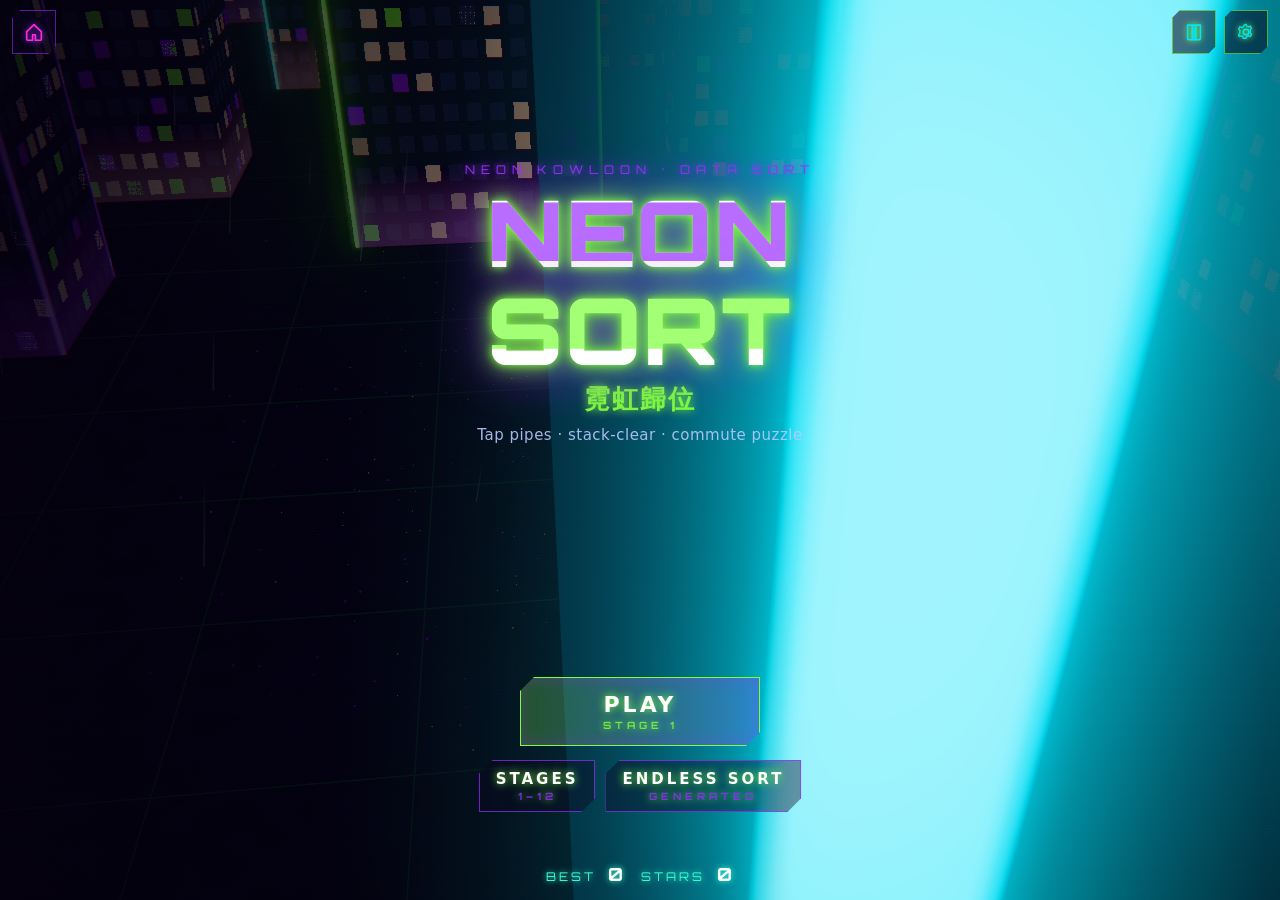
<file: index.html>
<!DOCTYPE html>
<html lang="zh-Hant-HK">
<head>
<meta charset="utf-8">
<meta name="viewport" content="width=device-width, initial-scale=1, maximum-scale=1, user-scalable=no, viewport-fit=cover">
<meta name="robots" content="noindex,nofollow">
<meta name="googlebot" content="noindex,nofollow">
<meta name="theme-color" content="#05010f">
<meta name="description" content="霓虹歸位 NEON SORT — 3D 賽博朋克分類／堆疊混合休閒解謎。3D cyberpunk sort / stack hybrid-casual puzzle.">
<title data-i18n="doc.title">NEON SORT</title>
<link rel="icon" href="data:image/svg+xml,%3Csvg xmlns=%22http://www.w3.org/2000/svg%22 viewBox=%220 0 32 32%22%3E%3Crect width=%2232%22 height=%2232%22 fill=%22%2305010f%22/%3E%3Crect x=%226%22 y=%228%22 width=%226%22 height=%2216%22 rx=%221%22 fill=%22none%22 stroke=%22%2300e5ff%22 stroke-width=%222%22/%3E%3Crect x=%2213%22 y=%2212%22 width=%226%22 height=%2212%22 rx=%221%22 fill=%22none%22 stroke=%22%23ff2bd6%22 stroke-width=%222%22/%3E%3Crect x=%2220%22 y=%226%22 width=%226%22 height=%2218%22 rx=%221%22 fill=%22none%22 stroke=%22%23ffe600%22 stroke-width=%222%22/%3E%3C/svg%3E">
<link rel="stylesheet" href="./vendor/cyber-kit/ui/hud.css?v=0.3.17">
<link rel="stylesheet" href="./css/game.css?v=0.3.16b">
<script type="importmap">
{
  "imports": {
    "three": "./vendor/cyber-kit/three/three.module.min.js",
    "three/addons/": "./vendor/cyber-kit/three/addons/",
    "cyber-kit": "./vendor/cyber-kit/kit.js?v=0.3.22",
    "cyber-kit/": "./vendor/cyber-kit/"
  }
}
</script>
</head>
<body class="in-menu">
<canvas id="scene"></canvas>
<div id="fx-flash"></div>
<div id="scanlines"></div>

<div id="hud" class="hidden">
  <div class="hud-panel hud-left">
    <div class="stat"><div class="label" data-i18n="hud.stage"></div><div class="value big" id="hud-stage">1</div></div>
    <div class="stat"><div class="label" data-i18n="hud.moves"></div><div class="value" id="hud-moves">0</div></div>
  </div>
  <div class="hud-panel hud-right">
    <div class="stat"><div class="label" data-i18n="hud.score"></div><div class="value" id="hud-score">0</div></div>
  </div>
  <div class="hud-buttons top">
    <button id="btn-mute" class="icon-btn" data-i18n-attr="title:muteTip,aria-label:muteTip">
      <svg class="ico-on" viewBox="0 0 24 24"><path d="M4 9h4l5-4v14l-5-4H4z"/><path d="M16 8.5a5 5 0 0 1 0 7M18.5 6a8.5 8.5 0 0 1 0 12" fill="none" stroke-width="2"/></svg>
      <svg class="ico-off" viewBox="0 0 24 24"><path d="M4 9h4l5-4v14l-5-4H4z"/><path d="M16 9l6 6M22 9l-6 6" fill="none" stroke-width="2"/></svg>
    </button>
    <button id="btn-pause" class="icon-btn" data-i18n-attr="title:pauseTip,aria-label:pauseTip"><svg viewBox="0 0 24 24"><rect x="6" y="5" width="4" height="14"/><rect x="14" y="5" width="4" height="14"/></svg></button>
  </div>
  <div class="hud-actions">
    <button class="neon-btn ghost tiny" id="btn-undo" data-no-input><span data-i18n="undo"></span><small>1×</small></button>
    <button class="neon-btn ghost tiny" id="btn-restart-hud" data-no-input><span data-i18n="restart"></span><small data-i18n="restartS"></small></button>
  </div>
  <div id="demo-tag" class="demo-tag hidden" data-i18n="kit.demo"></div>
  <div id="fps" class="fps hidden">-- FPS</div>
</div>

<div id="screen-start" class="screen hero menu-home">
  <div class="menu-top">
    <div class="menu-top-left"><button type="button" class="menu-icon-btn" id="btn-arcade-menu" data-i18n-attr="title:kit.arcadeMenu,aria-label:kit.arcadeMenu"></button></div>
    <div class="menu-top-right"></div>
  </div>
  <div class="menu-body">
    <div class="menu-mid">
      <div class="menu-brand">
        <div class="kicker" data-i18n="kicker"></div>
        <h1 class="title glitch" data-i18n="title">霓虹歸位</h1>
        <div class="title-en" data-i18n="titleEn"></div>
        <p class="tagline" data-i18n="tagline"></p>
        <div id="start-trial" class="trial-note hidden"></div>
      </div>
      <div class="menu-cta">
        <button class="neon-btn" id="btn-play"><span data-i18n="play">開始</span><small data-i18n="playS">STAGE 1</small></button>
        <div class="menu-sec">
          <button class="neon-btn ghost" id="btn-stages"><span data-i18n="stages">揀關卡</span><small data-i18n="stagesS">1–8</small></button>
          <button class="neon-btn ghost" id="btn-endless"><span data-i18n="endless">無盡歸位</span><small data-i18n="endlessS">GENERATED</small></button>
        </div>
      </div>
    </div>
    <div class="menu-meta">
      <div class="hi-line"><span data-i18n="best"></span> <b id="start-best">0</b>　<span data-i18n="stars"></span> <b id="start-stars">0</b></div>
    </div>
  </div>
</div>

<div id="screen-stages" class="screen hidden">
  <div class="panel wide">
    <h2 class="title2" data-i18n="stages">揀關卡</h2>
    <div class="stage-grid" id="stage-grid"></div>
    <button class="neon-btn ghost" id="btn-stages-back"><span data-i18n="menu"></span><small data-i18n="menuS"></small></button>
  </div>
</div>

<div id="screen-pause" class="screen hidden">
  <div class="panel small">
    <h2 class="title2 glitch" data-i18n="paused">已暫停</h2>
    <div class="title-en" data-i18n="pausedS"></div>
    <button class="neon-btn" id="btn-resume"><span data-i18n="resume"></span><small data-i18n="resumeS"></small></button>
    <button class="neon-btn ghost" id="btn-restart"><span data-i18n="restart"></span><small data-i18n="restartS"></small></button>
    <button class="neon-btn ghost" id="btn-quit"><span data-i18n="quit"></span><small data-i18n="quitS"></small></button>
  </div>
</div>

<div id="screen-over" class="screen hidden">
  <div class="panel">
    <h2 class="title2 glitch" data-i18n="over">過關</h2>
    <div class="title-en" data-i18n="overS"></div>
    <div class="hi-line"><span data-i18n="score"></span> <b id="over-score">0</b>　<span data-i18n="best"></span> <b id="over-best">0</b></div>
    <div class="hi-line"><span data-i18n="hud.moves"></span> <b id="over-moves">0</b>　<span id="over-stars">★★★</span></div>
    <p class="tagline" data-i18n="overNote"></p>
    <button class="neon-btn" id="btn-next"><span data-i18n="next"></span><small data-i18n="nextS"></small></button>
    <button class="neon-btn ghost" id="btn-retry"><span data-i18n="retry"></span><small data-i18n="retryS"></small></button>
    <button class="neon-btn ghost" id="btn-menu"><span data-i18n="menu"></span><small data-i18n="menuS"></small></button>
  </div>
</div>

<script type="module" src="./js/main.js?v=0.2.0c"></script>
</body>
</html>
</file>
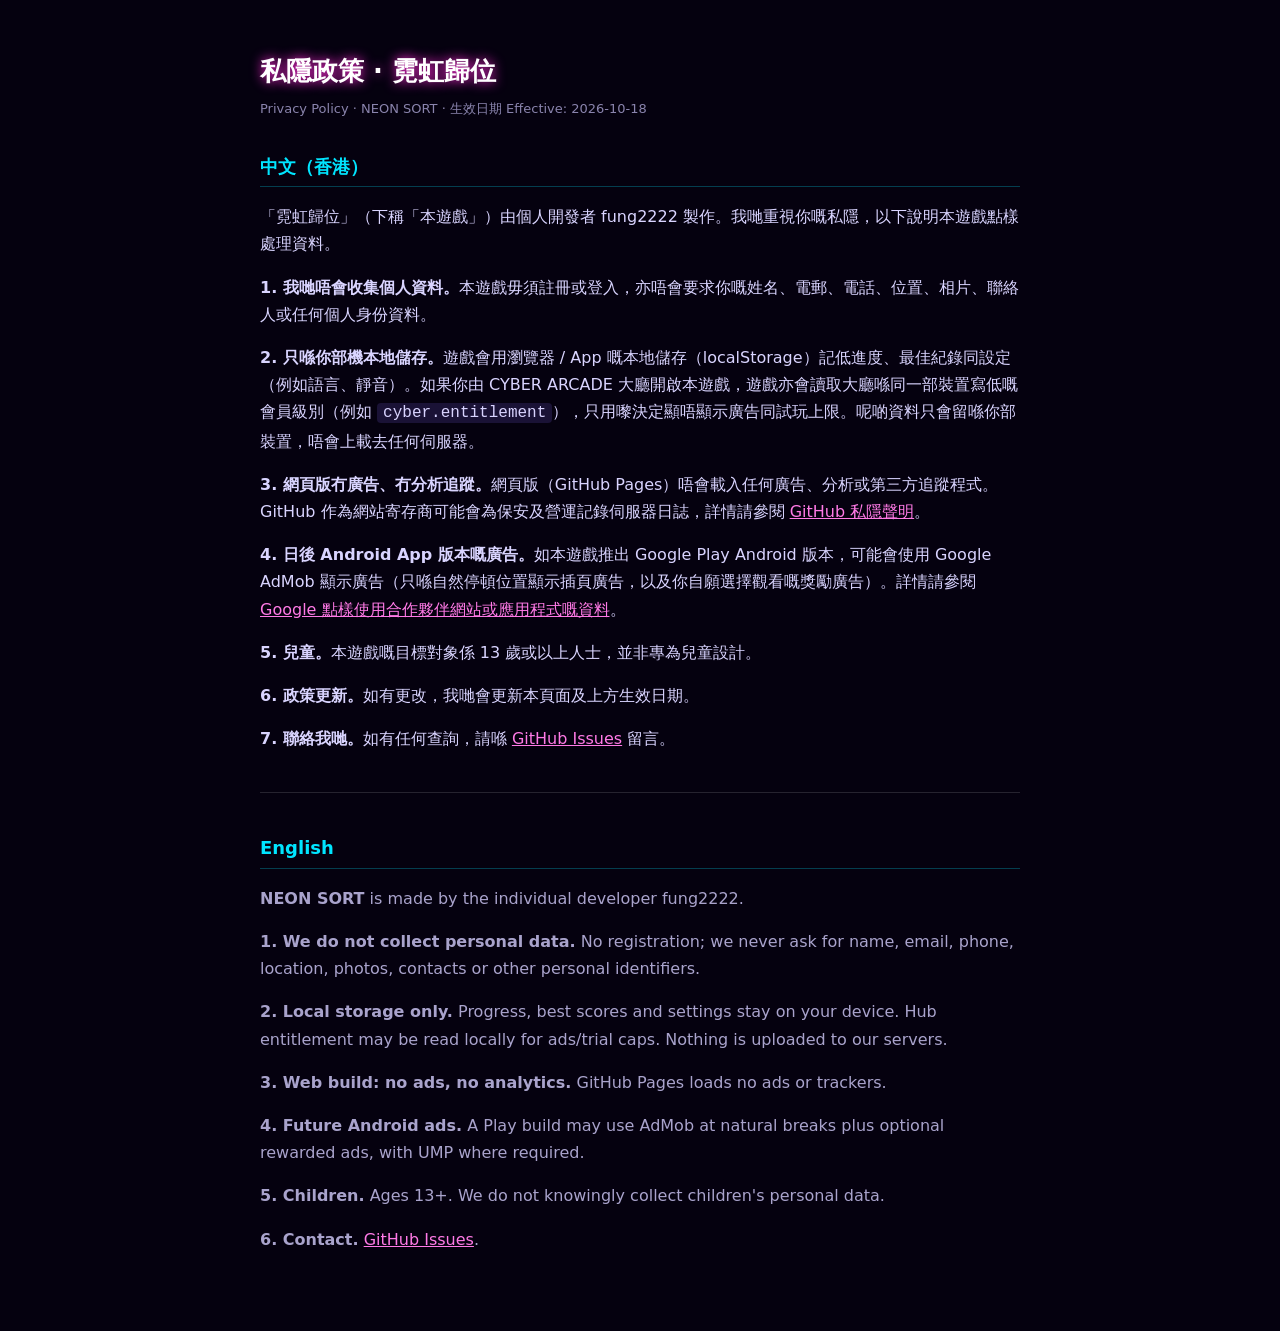
<file: privacy.html>
<!DOCTYPE html>
<html lang="zh-Hant-HK">
<head>
<meta charset="utf-8">
<meta name="viewport" content="width=device-width, initial-scale=1">
<meta name="robots" content="noindex,nofollow">
<meta name="googlebot" content="noindex,nofollow">
<link rel="icon" href="data:,">
<title>私隱政策 Privacy Policy · 霓虹歸位 NEON SORT</title>
<style>
  body { margin: 0; background: #05010f; color: #d9d4ff; font: 16px/1.7 system-ui, -apple-system, "Noto Sans TC", "PingFang HK", sans-serif; }
  main { max-width: 760px; margin: 0 auto; padding: 32px 20px 64px; }
  h1 { color: #fff; font-size: 26px; text-shadow: 0 0 12px #ff2bd6; margin-bottom: 4px; }
  h2 { color: #00e5ff; font-size: 18px; margin-top: 32px; border-bottom: 1px solid #00e5ff44; padding-bottom: 4px; }
  .en { color: #a9a3cc; }
  a { color: #ff7ae6; }
  code { background: #1a1236; padding: 1px 6px; border-radius: 4px; }
  .meta { color: #8a84ad; font-size: 13px; }
  hr { border: 0; border-top: 1px solid #ffffff22; margin: 40px 0; }
</style>
</head>
<body>
<main>
<h1>私隱政策 · 霓虹歸位</h1>
<div class="meta">Privacy Policy · NEON SORT · 生效日期 Effective: 2026-10-18</div>
<h2>中文（香港）</h2>
<p>「霓虹歸位」（下稱「本遊戲」）由個人開發者 fung2222 製作。我哋重視你嘅私隱，以下說明本遊戲點樣處理資料。</p>
<p><b>1. 我哋唔會收集個人資料。</b>本遊戲毋須註冊或登入，亦唔會要求你嘅姓名、電郵、電話、位置、相片、聯絡人或任何個人身份資料。</p>
<p><b>2. 只喺你部機本地儲存。</b>遊戲會用瀏覽器 / App 嘅本地儲存（localStorage）記低進度、最佳紀錄同設定（例如語言、靜音）。如果你由 CYBER ARCADE 大廳開啟本遊戲，遊戲亦會讀取大廳喺同一部裝置寫低嘅會員級別（例如 <code>cyber.entitlement</code>），只用嚟決定顯唔顯示廣告同試玩上限。呢啲資料只會留喺你部裝置，唔會上載去任何伺服器。</p>
<p><b>3. 網頁版冇廣告、冇分析追蹤。</b>網頁版（GitHub Pages）唔會載入任何廣告、分析或第三方追蹤程式。GitHub 作為網站寄存商可能會為保安及營運記錄伺服器日誌，詳情請參閱 <a href="https://docs.github.com/site-policy/privacy-policies/github-general-privacy-statement">GitHub 私隱聲明</a>。</p>
<p><b>4. 日後 Android App 版本嘅廣告。</b>如本遊戲推出 Google Play Android 版本，可能會使用 Google AdMob 顯示廣告（只喺自然停頓位置顯示插頁廣告，以及你自願選擇觀看嘅獎勵廣告）。詳情請參閱 <a href="https://policies.google.com/technologies/partner-sites">Google 點樣使用合作夥伴網站或應用程式嘅資料</a>。</p>
<p><b>5. 兒童。</b>本遊戲嘅目標對象係 13 歲或以上人士，並非專為兒童設計。</p>
<p><b>6. 政策更新。</b>如有更改，我哋會更新本頁面及上方生效日期。</p>
<p><b>7. 聯絡我哋。</b>如有任何查詢，請喺 <a href="https://github.com/fung2222/neon-sort/issues">GitHub Issues</a> 留言。</p>
<hr>
<h2>English</h2>
<div class="en">
<p><b>NEON SORT</b> is made by the individual developer fung2222.</p>
<p><b>1. We do not collect personal data.</b> No registration; we never ask for name, email, phone, location, photos, contacts or other personal identifiers.</p>
<p><b>2. Local storage only.</b> Progress, best scores and settings stay on your device. Hub entitlement may be read locally for ads/trial caps. Nothing is uploaded to our servers.</p>
<p><b>3. Web build: no ads, no analytics.</b> GitHub Pages loads no ads or trackers.</p>
<p><b>4. Future Android ads.</b> A Play build may use AdMob at natural breaks plus optional rewarded ads, with UMP where required.</p>
<p><b>5. Children.</b> Ages 13+. We do not knowingly collect children's personal data.</p>
<p><b>6. Contact.</b> <a href="https://github.com/fung2222/neon-sort/issues">GitHub Issues</a>.</p>
</div>
</main>
</body>
</html>
</file>
<file: vendor/cyber-kit/ui/hud.css>
/* cyber-kit HUD + screens. Neon colours come from CSS vars --c1 --c2 --c3 (ThemeController keeps them in sync). */
@font-face {
  font-family: 'Orbitron';
  src: url('../fonts/Orbitron.woff2') format('woff2');
  font-weight: 400 900;
  font-display: swap;
}
:root {
  --c1: #00f0ff;
  --c2: #ff2bd6;
  --c3: #fff35c;
  --bg: #05010f;
  --font: 'Orbitron', 'Noto Sans TC', 'Noto Sans CJK TC', 'PingFang HK', 'Microsoft JhengHei', 'Heiti TC', system-ui, sans-serif;
  --font-zh: 'Noto Sans TC', 'Noto Sans CJK TC', 'PingFang HK', 'Microsoft JhengHei', 'Heiti TC', system-ui, sans-serif;
}
* { box-sizing: border-box; }
html, body {
  margin: 0; height: 100%; overflow: hidden; background: var(--bg);
  color: #e8f6ff; font-family: var(--font);
  -webkit-user-select: none; user-select: none; -webkit-tap-highlight-color: transparent;
  touch-action: none; overscroll-behavior: none;
}
#scene { position: fixed; inset: 0; width: 100%; height: 100%; display: block; }
.hidden { display: none !important; }

#fx-flash { position: fixed; inset: 0; pointer-events: none; opacity: 0; mix-blend-mode: screen; z-index: 3; }
#scanlines {
  position: fixed; inset: 0; pointer-events: none; z-index: 4; opacity: .18;
  background: repeating-linear-gradient(to bottom, rgba(255,255,255,.04) 0 1px, transparent 1px 3px);
}

/* ---------- HUD ---------- */
#hud { position: fixed; inset: 0; pointer-events: none; z-index: 5; }
.hud-panel {
  position: absolute; top: max(16px, env(safe-area-inset-top)); display: flex; gap: 22px;
  padding: 12px 18px 12px 18px;
  background: linear-gradient(135deg, rgba(10,4,30,.62), rgba(10,4,30,.28));
  border: 1px solid color-mix(in srgb, var(--c1) 55%, transparent);
  box-shadow: 0 0 18px color-mix(in srgb, var(--c1) 30%, transparent), inset 0 0 22px color-mix(in srgb, var(--c1) 10%, transparent);
  backdrop-filter: blur(4px);
  clip-path: polygon(0 0, calc(100% - 14px) 0, 100% 14px, 100% 100%, 14px 100%, 0 calc(100% - 14px));
}
.hud-left { left: max(16px, env(safe-area-inset-left)); }
.hud-right { right: max(16px, env(safe-area-inset-right)); border-color: color-mix(in srgb, var(--c2) 55%, transparent);
  box-shadow: 0 0 18px color-mix(in srgb, var(--c2) 30%, transparent), inset 0 0 22px color-mix(in srgb, var(--c2) 10%, transparent);
  clip-path: polygon(14px 0, 100% 0, 100% calc(100% - 14px), calc(100% - 14px) 100%, 0 100%, 0 14px); }
.stat { min-width: 86px; }
.label { font-family: var(--font-zh); font-size: 12px; letter-spacing: 2px; color: color-mix(in srgb, var(--c1) 80%, white); opacity: .9; }
.label span { font-family: 'Orbitron', sans-serif; font-size: 9px; letter-spacing: 2px; opacity: .7; margin-left: 4px; }
.hud-right .label { color: color-mix(in srgb, var(--c2) 75%, white); }
.value { font-size: 22px; font-weight: 700; letter-spacing: 2px; color: #fff; text-shadow: 0 0 6px var(--c1), 0 0 16px var(--c1); font-variant-numeric: tabular-nums; }
.value.big { font-size: 32px; font-weight: 900; }
.hud-right .value { text-shadow: 0 0 6px var(--c2), 0 0 16px var(--c2); }
.value.bump { animation: bump .28s ease-out; }
@keyframes bump { 0% { transform: scale(1.35); filter: brightness(1.8);} 100% { transform: scale(1);} }

.hud-center { position: absolute; top: max(18px, env(safe-area-inset-top)); left: 50%; transform: translateX(-50%); width: min(360px, 40vw); text-align: center; }
.level-progress { padding: 8px 14px 10px; background: rgba(10,4,30,.45); border: 1px solid color-mix(in srgb, var(--c3) 45%, transparent); backdrop-filter: blur(3px);
  clip-path: polygon(10px 0, calc(100% - 10px) 0, 100% 50%, calc(100% - 10px) 100%, 10px 100%, 0 50%); }
.lp-head { display: flex; justify-content: space-between; font-size: 11px; letter-spacing: 2px; margin-bottom: 6px; color: color-mix(in srgb, var(--c3) 85%, white); font-family: var(--font-zh); }
.lp-head em { font-style: normal; font-family: 'Orbitron', sans-serif; font-size: 9px; opacity: .7; margin-left: 4px; }
#hud-progress-text { font-family: 'Orbitron', sans-serif; font-weight: 700; }
.lp-bar { position: relative; height: 8px; background: rgba(255,255,255,.07); overflow: hidden; }
.lp-fill { position: absolute; inset: 0 auto 0 0; width: 0%; background: linear-gradient(90deg, var(--c1), var(--c2)); box-shadow: 0 0 12px var(--c2); transition: width .35s cubic-bezier(.2,.9,.3,1.2); }
.lp-ticks { position: absolute; inset: 0; display: flex; }
.lp-ticks i { flex: 1; border-right: 2px solid rgba(5,1,15,.85); }
.lp-ticks i:last-child { border-right: 0; }
.combo { margin-top: 8px; font-size: 13px; font-weight: 900; letter-spacing: 3px; color: var(--c3); text-shadow: 0 0 8px var(--c3); opacity: 0; transform: scale(.8); transition: opacity .2s, transform .2s; }
.combo.on { opacity: 1; transform: scale(1); }
.combo.pop { animation: comboPop .3s ease-out; }
@keyframes comboPop { 0% { transform: scale(1.5);} 100% { transform: scale(1);} }
.combo-x { opacity: .8; font-size: 10px; }
.combo-bar { width: 120px; height: 3px; margin: 4px auto 0; background: rgba(255,255,255,.1); }
#hud-combo-fill { height: 100%; width: 100%; background: var(--c3); box-shadow: 0 0 8px var(--c3); }

.hud-buttons { position: absolute; right: max(16px, env(safe-area-inset-right)); bottom: max(16px, env(safe-area-inset-bottom)); display: flex; gap: 10px; pointer-events: auto; }
.icon-btn { width: 44px; height: 44px; padding: 10px; background: rgba(10,4,30,.55); border: 1px solid color-mix(in srgb, var(--c1) 60%, transparent); cursor: pointer;
  box-shadow: 0 0 10px color-mix(in srgb, var(--c1) 35%, transparent); transition: transform .1s, box-shadow .2s;
  clip-path: polygon(8px 0, 100% 0, 100% calc(100% - 8px), calc(100% - 8px) 100%, 0 100%, 0 8px); }
.icon-btn:hover { box-shadow: 0 0 18px var(--c1); transform: translateY(-1px); }
.icon-btn svg { width: 100%; height: 100%; fill: var(--c1); stroke: var(--c1); filter: drop-shadow(0 0 3px var(--c1)); }
.icon-btn .ico-off { display: none; }
.icon-btn.muted .ico-on { display: none; }
.icon-btn.muted .ico-off { display: block; }
.icon-btn.muted svg { fill: #ff4d6d; stroke: #ff4d6d; filter: drop-shadow(0 0 3px #ff4d6d); }
.demo-tag { position: absolute; left: 50%; bottom: max(22px, env(safe-area-inset-bottom)); transform: translateX(-50%); font-size: 12px; letter-spacing: 4px; color: var(--c3); text-shadow: 0 0 8px var(--c3); padding: 6px 14px; border: 1px solid color-mix(in srgb, var(--c3) 50%, transparent); background: rgba(10,4,30,.4); animation: blink 1.6s infinite; }
@keyframes blink { 50% { opacity: .45; } }
.fps { position: absolute; left: max(16px, env(safe-area-inset-left)); bottom: max(16px, env(safe-area-inset-bottom)); font-size: 11px; letter-spacing: 2px; color: var(--c1); opacity: .75; }

/* score popups */
#popups { position: fixed; inset: 0; pointer-events: none; z-index: 6; overflow: hidden; }
.popup { position: absolute; transform: translate(-50%, -50%); font-weight: 900; font-size: 22px; color: #fff; letter-spacing: 1px; white-space: nowrap;
  text-shadow: 0 0 6px var(--c3), 0 0 14px var(--c3), 0 0 24px var(--c2); animation: popup 1s ease-out forwards; }
.popup small { font-size: 12px; color: var(--c3); margin-left: 4px; }
@keyframes popup { 0% { opacity: 0; transform: translate(-50%, -30%) scale(.6);} 15% { opacity: 1; transform: translate(-50%, -60%) scale(1.15);} 100% { opacity: 0; transform: translate(-50%, -260%) scale(1);} }

/* banner */
.banner { position: fixed; left: 0; right: 0; top: 34%; text-align: center; z-index: 7; pointer-events: none; }
@keyframes bannerIn { 0% { opacity: 0; transform: scaleX(2.2) scaleY(.2); filter: blur(8px);} 10% { opacity: 1; transform: scale(1); filter: blur(0);} 80% { opacity: 1;} 100% { opacity: 0; transform: translateY(-30px);} }
.banner-sub { font-size: 16px; letter-spacing: 12px; color: var(--c3); text-shadow: 0 0 10px var(--c3); }
.banner-main { position: relative; display: inline-block; font-family: var(--font-zh); font-size: clamp(48px, 9vw, 104px); font-weight: 900; color: #fff; letter-spacing: 8px;
  text-shadow: 0 0 10px var(--c1), 0 0 30px var(--c1), 0 0 60px var(--c2); }
.banner-note { margin-top: 4px; font-family: var(--font-zh); font-size: 16px; letter-spacing: 4px; color: color-mix(in srgb, var(--c1) 70%, white); text-shadow: 0 0 8px var(--c1); }
.banner::before { content: ''; position: absolute; left: 0; right: 0; top: 50%; height: 140px; transform: translateY(-50%); z-index: -1;
  background: linear-gradient(90deg, transparent, rgba(5,1,20,.65) 25%, rgba(5,1,20,.65) 75%, transparent); border-top: 1px solid color-mix(in srgb, var(--c1) 50%, transparent); border-bottom: 1px solid color-mix(in srgb, var(--c2) 50%, transparent); }

/* ---------- Screens ---------- */
.screen { position: fixed; inset: 0; z-index: 10; display: flex; align-items: center; justify-content: center; padding: 20px;
  background: radial-gradient(ellipse at center, rgba(5,1,15,.25) 0%, rgba(5,1,15,.72) 70%, rgba(5,1,15,.9) 100%); }
#screen-start { background: linear-gradient(90deg, rgba(5,1,15,.88) 0%, rgba(5,1,15,.55) 38%, rgba(5,1,15,0) 62%); justify-content: flex-start; padding-left: clamp(20px, 7vw, 120px); }
.panel { position: relative; max-width: 520px; width: 100%; text-align: center; padding: 34px 34px 28px;
  background: linear-gradient(160deg, rgba(14,6,40,.78), rgba(6,2,20,.62)); border: 1px solid color-mix(in srgb, var(--c1) 50%, transparent);
  box-shadow: 0 0 40px color-mix(in srgb, var(--c1) 22%, transparent), inset 0 0 40px color-mix(in srgb, var(--c2) 10%, transparent);
  backdrop-filter: blur(6px);
  clip-path: polygon(0 0, calc(100% - 26px) 0, 100% 26px, 100% 100%, 26px 100%, 0 calc(100% - 26px)); animation: panelIn .5s ease-out; }
#screen-start .panel { text-align: left; background: transparent; border: 0; box-shadow: none; backdrop-filter: none; clip-path: none; padding: 0; }
.panel.small { max-width: 380px; }
@keyframes panelIn { from { opacity: 0; transform: translateY(16px) scale(.98);} to { opacity: 1; transform: none; } }
.kicker { font-size: 12px; letter-spacing: 6px; color: var(--c2); text-shadow: 0 0 8px var(--c2); margin-bottom: 6px; }
.kicker.danger { color: #ff3b5c; text-shadow: 0 0 10px #ff3b5c; }
.title { position: relative; margin: 0; font-family: var(--font-zh); font-weight: 900; font-size: clamp(64px, 11vw, 132px); line-height: 1.02; letter-spacing: 10px; color: #fff;
  text-shadow: 0 0 8px var(--c1), 0 0 24px var(--c1), 0 0 60px var(--c2); }
.title2 { position: relative; margin: 0; font-family: var(--font-zh); font-weight: 900; font-size: clamp(44px, 8vw, 72px); letter-spacing: 8px; color: #fff; text-shadow: 0 0 8px var(--c1), 0 0 24px var(--c1), 0 0 50px var(--c2); }
.title2.danger { text-shadow: 0 0 8px #ff3b5c, 0 0 24px #ff3b5c, 0 0 50px #ff00aa; }
.title-en { font-size: clamp(16px, 2.4vw, 26px); font-weight: 900; letter-spacing: 14px; color: var(--c1); text-shadow: 0 0 10px var(--c1); margin: 4px 0 14px; }
.tagline { font-family: var(--font-zh); font-size: 15px; line-height: 1.7; color: #b9c8ff; max-width: 420px; margin: 0 0 22px; opacity: .9; }
.glitch::before, .glitch::after { content: attr(data-text); position: absolute; left: 0; top: 0; width: 100%; height: 100%; pointer-events: none; text-shadow: none; }
#screen-start .glitch::before, #screen-start .glitch::after { width: auto; }
.glitch::before { color: var(--c2); opacity: .7; animation: glitchA 3.2s infinite steps(1); clip-path: inset(10% 0 60% 0); }
.glitch::after { color: var(--c1); opacity: .7; animation: glitchB 2.7s infinite steps(1); clip-path: inset(55% 0 15% 0); }
@keyframes glitchA { 0%, 88%, 100% { transform: none; opacity: 0;} 89% { transform: translate(-6px, -2px); opacity: .8;} 92% { transform: translate(5px, 1px); clip-path: inset(30% 0 40% 0);} 95% { transform: translate(-3px, 0); opacity: .6; } }
@keyframes glitchB { 0%, 82%, 100% { transform: none; opacity: 0;} 83% { transform: translate(6px, 2px); opacity: .8;} 86% { transform: translate(-4px, -1px); clip-path: inset(70% 0 5% 0);} 90% { transform: translate(2px, 0); opacity: .6;} }

.neon-btn { display: flex; flex-direction: column; align-items: center; gap: 2px; min-width: 240px; margin: 10px auto 0; padding: 14px 28px; cursor: pointer; pointer-events: auto;
  font-family: var(--font-zh); font-size: 22px; font-weight: 900; letter-spacing: 6px; color: #fff;
  background: linear-gradient(90deg, color-mix(in srgb, var(--c1) 26%, transparent), color-mix(in srgb, var(--c2) 26%, transparent));
  border: 1px solid var(--c1); box-shadow: 0 0 16px color-mix(in srgb, var(--c1) 60%, transparent), inset 0 0 16px color-mix(in srgb, var(--c2) 30%, transparent);
  text-shadow: 0 0 8px var(--c1); transition: transform .12s, box-shadow .2s, filter .2s;
  clip-path: polygon(14px 0, 100% 0, 100% calc(100% - 14px), calc(100% - 14px) 100%, 0 100%, 0 14px); }
#screen-start .neon-btn { margin: 0; }
.neon-btn small { font-family: 'Orbitron', sans-serif; font-size: 10px; letter-spacing: 4px; color: var(--c1); opacity: .85; font-weight: 700; }
.neon-btn:hover, .neon-btn:focus-visible { transform: translateY(-2px); filter: brightness(1.25); box-shadow: 0 0 30px var(--c1), inset 0 0 22px color-mix(in srgb, var(--c2) 45%, transparent); outline: none; }
.neon-btn:active { transform: translateY(1px) scale(.98); }
.neon-btn.ghost { background: rgba(10,4,30,.4); border-color: color-mix(in srgb, var(--c2) 70%, transparent); box-shadow: 0 0 10px color-mix(in srgb, var(--c2) 35%, transparent); font-size: 17px; padding: 10px 24px; }
.neon-btn.ghost small { color: var(--c2); }
.neon-btn.ck-glow-btn { min-width: 200px; font-size: 14px; padding: 8px 20px; letter-spacing: .14em; }
#screen-start .neon-btn { animation: pulseBtn 2.2s ease-in-out infinite; }
@keyframes pulseBtn { 50% { box-shadow: 0 0 34px var(--c1), inset 0 0 24px color-mix(in srgb, var(--c2) 45%, transparent); } }
.controls { margin-top: 24px; font-family: var(--font-zh); font-size: 13px; line-height: 2.1; color: #aab8e8; }
kbd { display: inline-block; min-width: 24px; padding: 1px 6px; margin: 0 2px; font-family: 'Orbitron', sans-serif; font-size: 11px; text-align: center; color: var(--c1);
  border: 1px solid color-mix(in srgb, var(--c1) 55%, transparent); background: rgba(0,240,255,.06); box-shadow: 0 0 6px color-mix(in srgb, var(--c1) 30%, transparent); border-radius: 3px; }
.touch-hint { opacity: .75; }
.hi-line { margin-top: 14px; font-size: 12px; letter-spacing: 3px; color: var(--c3); text-shadow: 0 0 6px var(--c3); }
.hi-line b { font-size: 18px; margin-left: 6px; color: #fff; }
.newrecord { display: inline-block; margin: 0 0 12px; padding: 4px 14px; font-family: var(--font-zh); font-weight: 900; letter-spacing: 4px; color: #1a0a00; background: var(--c3); box-shadow: 0 0 20px var(--c3); animation: blink .8s infinite; }
.results { display: grid; grid-template-columns: 1fr 1fr; gap: 10px; margin: 8px 0 12px; }
.results div { padding: 10px 6px; background: rgba(255,255,255,.04); border: 1px solid color-mix(in srgb, var(--c1) 30%, transparent); }
.results span { display: block; font-family: var(--font-zh); font-size: 12px; letter-spacing: 3px; color: #9fb0e0; }
.results b { font-size: 26px; color: #fff; text-shadow: 0 0 10px var(--c1); font-variant-numeric: tabular-nums; }
.death-reason { font-family: var(--font-zh); font-size: 13px; letter-spacing: 3px; color: #ff6b85; margin-bottom: 8px; }

.loading { position: fixed; inset: 0; z-index: 20; display: flex; align-items: center; justify-content: center; background: var(--bg); transition: opacity .6s; }
.loading.done { opacity: 0; pointer-events: none; }
.ld-text { font-size: 14px; letter-spacing: 6px; color: var(--c1); text-shadow: 0 0 10px var(--c1); animation: blink 1s infinite; }
.err { position: fixed; left: 50%; top: 50%; transform: translate(-50%,-50%); z-index: 30; max-width: 90vw; padding: 20px; font-family: var(--font-zh); background: #200010; border: 1px solid #ff3b5c; color: #ffd0da; }

@media (max-width: 760px) {
  .hud-panel { gap: 12px; padding: 8px 12px; top: max(10px, env(safe-area-inset-top)); }
  .hud-left { left: 8px; } .hud-right { right: 8px; }
  .stat { min-width: 58px; }
  .value { font-size: 16px; } .value.big { font-size: 22px; }
  .label { font-size: 10px; letter-spacing: 1px; } .label span { display: none; }
  .hud-center { top: auto; bottom: max(70px, calc(env(safe-area-inset-bottom) + 64px)); width: 70vw; }
  #screen-start { justify-content: center; padding-left: 20px; background: radial-gradient(ellipse at center, rgba(5,1,15,.45), rgba(5,1,15,.85)); }
  #screen-start .panel { text-align: center; }
  #screen-start .neon-btn { margin: 0 auto; }
  .tagline { margin: 0 auto 18px; }
  .controls { font-size: 12px; }
  .demo-tag { bottom: auto; top: calc(max(10px, env(safe-area-inset-top)) + 72px); font-size: 10px; letter-spacing: 3px; padding: 4px 10px; }
}

/* ---------- cyber-kit additions ---------- */
.ck-toast { position: fixed; left: 50%; bottom: calc(max(24px, env(safe-area-inset-bottom)) + 70px); transform: translate(-50%, 10px); z-index: 25; pointer-events: none;
  padding: 10px 18px; font-family: var(--font-zh); font-size: 14px; letter-spacing: 2px; color: #fff; white-space: nowrap;
  background: rgba(10,4,30,.85); border: 1px solid color-mix(in srgb, var(--c1) 60%, transparent); box-shadow: 0 0 18px color-mix(in srgb, var(--c1) 35%, transparent);
  clip-path: polygon(10px 0, 100% 0, 100% calc(100% - 10px), calc(100% - 10px) 100%, 0 100%, 0 10px); opacity: 0; transition: opacity .25s, transform .25s; }
.ck-toast.in { opacity: 1; transform: translate(-50%, 0); }
.ck-toast.out { opacity: 0; transform: translate(-50%, -8px); }
.ck-modal { z-index: 30; background: rgba(5,1,15,.72); }
.ck-modal .tagline { margin: 6px auto 16px; }
.ck-adsim { position: fixed; inset: 0; z-index: 100; display: flex; flex-direction: column; align-items: center; justify-content: center; gap: 14px;
  background: repeating-linear-gradient(45deg, #111 0 20px, #161616 20px 40px); color: #ddd; font-family: var(--font-zh); letter-spacing: 3px; text-align: center; }
.ck-adsim b { font-family: 'Orbitron', sans-serif; font-size: 42px; color: #fff; }
.ck-adsim small { opacity: .6; font-size: 12px; }
.ck-err { position: fixed; left: 50%; top: 50%; transform: translate(-50%,-50%); z-index: 30; max-width: 90vw; padding: 20px; font-family: var(--font-zh); background: #200010; border: 1px solid #ff3b5c; color: #ffd0da; }
.screen.hero { background: linear-gradient(90deg, rgba(5,1,15,.88) 0%, rgba(5,1,15,.55) 38%, rgba(5,1,15,0) 62%); justify-content: flex-start; padding-left: clamp(20px, 7vw, 120px); }
.screen.hero .panel { text-align: left; background: transparent; border: 0; box-shadow: none; backdrop-filter: none; clip-path: none; padding: 0; }
.screen.hero .neon-btn { margin: 0; animation: pulseBtn 2.2s ease-in-out infinite; }
.link-row { margin-top: 14px; font-family: var(--font-zh); font-size: 12px; letter-spacing: 2px; }
.link-row a { color: color-mix(in srgb, var(--c1) 70%, white); text-decoration: none; opacity: .75; pointer-events: auto; }
.link-row a:hover { opacity: 1; text-decoration: underline; }
@media (max-width: 760px) {
  .screen.hero { justify-content: center; padding-left: 20px; background: radial-gradient(ellipse at center, rgba(5,1,15,.45), rgba(5,1,15,.85)); }
  .screen.hero .panel { text-align: center; }
  .screen.hero .neon-btn { margin: 0 auto; }
}

/* ---- v0.2.0: language toggle + English-mode typography ---- */
.lang-btn { min-width: 44px; height: 44px; padding: 0 10px; background: rgba(10,4,30,.55); border: 1px solid color-mix(in srgb, var(--c1) 60%, transparent); color: #fff; cursor: pointer; pointer-events: auto;
  font-family: var(--font-zh), 'Orbitron', sans-serif; font-weight: 700; font-size: 15px; letter-spacing: 1px; text-shadow: 0 0 6px var(--c1); clip-path: polygon(6px 0, 100% 0, 100% calc(100% - 6px), calc(100% - 6px) 100%, 0 100%, 0 6px); }
.lang-btn:hover, .lang-btn:focus-visible { filter: brightness(1.3); outline: none; box-shadow: inset 0 0 12px var(--c1); }
.lang-corner { position: fixed; top: max(14px, env(safe-area-inset-top)); right: max(14px, env(safe-area-inset-right)); z-index: 30; }
html[data-lang="en"] .title, html[data-lang="en"] .title2, html[data-lang="en"] .banner-main { letter-spacing: 3px; font-family: 'Orbitron', var(--font-zh), sans-serif; }
html[data-lang="en"] .neon-btn span { letter-spacing: 3px; }
html[data-lang="en"] .label, html[data-lang="en"] .tagline, html[data-lang="en"] .controls { letter-spacing: .5px; }

/* ---- v0.3.9: unified home menu layout ----
   Top-left: house (hub). Top-right: book + gear (privacy/lang folded into sheets).
   Brand mid-high + CTA mid-low via flex stack (fixed gap, no overlap). Meta: bottom. */
.menu-home {
  display: flex; /* no !important — must yield to .hidden */
  flex-direction: column;
  align-items: stretch;
  justify-content: stretch !important;
  padding: 0 !important;
  padding-left: 0 !important;
  gap: 0;
  overflow-x: hidden;
  overflow-y: auto;
  overscroll-behavior: contain;
  -webkit-overflow-scrolling: touch;
  touch-action: manipulation; /* taps on Start must fire; pan-y was swallowing clicks */
  /* keep .screen { position:fixed; inset:0 } — do NOT set relative (collapses height) */
}
/* Dismiss start/home: must win over .menu-home { display:flex } */
.hidden,
.menu-home.hidden,
#screen-start.hidden,
.screen.menu-home.hidden,
.screen.hidden {
  display: none !important;
  pointer-events: none !important;
  visibility: hidden !important;
}
.menu-top {
  position: absolute;
  top: 0; left: 0; right: 0;
  flex: 0 0 auto;
  display: flex;
  flex-wrap: nowrap;
  align-items: flex-start;
  justify-content: space-between;
  gap: 10px;
  width: 100%;
  padding: max(12px, env(safe-area-inset-top)) max(14px, env(safe-area-inset-right)) 8px max(14px, env(safe-area-inset-left));
  pointer-events: none;
  z-index: 3;
  box-sizing: border-box;
}
.menu-top-left, .menu-top-right {
  display: flex;
  flex-wrap: wrap;
  align-items: center;
  gap: 8px;
  pointer-events: auto;
}
/* Arcade Menu stays top-left — never full-width / reordered to centre */
.menu-top-left {
  flex: 0 1 auto;
  justify-content: flex-start;
  max-width: min(70vw, 420px);
  order: 0 !important;
  width: auto !important;
}
.menu-top-right {
  flex: 0 0 auto;
  justify-content: flex-end;
  margin-left: auto;
  order: 0 !important;
  max-width: none;
}
.menu-top .neon-btn {
  margin: 0 !important;
  min-width: 0;
  animation: none !important;
  font-size: 13px;
  padding: 8px 14px;
  letter-spacing: 3px;
}
.menu-top .neon-btn small { font-size: 8px; letter-spacing: 2px; }
.menu-privacy {
  font-family: var(--font-zh);
  font-size: 12px;
  letter-spacing: 2px;
  color: color-mix(in srgb, var(--c1) 70%, white);
  text-decoration: none;
  opacity: .75;
  pointer-events: auto;
  padding: 8px 4px;
}
.menu-privacy:hover { opacity: 1; text-decoration: underline; }
.menu-chip {
  display: inline-flex;
  align-items: center;
  gap: 6px;
  padding: 6px 12px;
  font-size: 11px;
  letter-spacing: 2px;
  color: var(--c3);
  text-shadow: 0 0 6px var(--c3);
  border: 1px solid color-mix(in srgb, var(--c3) 45%, transparent);
  background: rgba(10, 4, 30, .45);
  clip-path: polygon(6px 0, 100% 0, 100% calc(100% - 6px), calc(100% - 6px) 100%, 0 100%, 0 6px);
}
.menu-chip b { font-size: 14px; color: #fff; font-family: 'Orbitron', sans-serif; }

/* Full-viewport body (v0.3.14)
   Order: brand mid-high → short intro → BREATHING mid (3D preview) → Start lower → hi-score bottom.
   Control / how-to copy never on home (book How-to only). */
.menu-body {
  position: absolute;
  inset: 0;
  display: block;
  text-align: center;
  width: auto;
  max-width: none;
  margin: 0;
  padding: 0;
  box-sizing: border-box;
  pointer-events: auto;
}
.menu-home.hero .menu-body { text-align: center; }
.menu-mid {
  --menu-brand-top: max(72px, calc(env(safe-area-inset-top, 0px) + 18vh));
  /* room under CTA for bottom hi-score line */
  --menu-cta-bottom: max(88px, calc(env(safe-area-inset-bottom, 0px) + 72px));
  position: absolute;
  inset: 0;
  left: 0; top: 0; right: 0; bottom: 0;
  display: flex;
  flex-direction: column;
  align-items: center;
  justify-content: flex-start;
  gap: 0;
  text-align: center;
  width: auto;
  max-width: none;
  margin: 0;
  padding:
    var(--menu-brand-top)
    16px
    var(--menu-cta-bottom);
  box-sizing: border-box;
  z-index: 1;
  pointer-events: none;
  transform: none;
}
.menu-brand {
  position: relative;
  left: auto; top: auto;
  transform: none;
  margin: 0;
  flex: 0 0 auto;
  max-width: min(560px, calc(100% - 32px));
  width: min(560px, calc(100% - 32px));
  text-align: center;
  pointer-events: auto;
  z-index: 1;
}
.menu-home .menu-brand .title {
  font-size: clamp(44px, 7.5vw, 92px);
  line-height: 1.06;
  letter-spacing: 6px;
}
html[data-lang="en"] .menu-home .menu-brand .title { letter-spacing: 2px; }
.menu-brand .kicker { margin-bottom: 6px; }
.menu-brand .title { margin: 0; }
.menu-brand .title-en { margin: 4px auto 8px; }
.menu-brand .tagline,
.menu-brand .subtitle { margin-left: auto; margin-right: auto; }
/* Short intro only — keep under title, leave mid-screen free */
.menu-brand .tagline {
  margin-top: 8px; margin-bottom: 0; opacity: .9;
  max-width: 420px; line-height: 1.45;
  font-size: clamp(13px, 1.7vw, 15px);
  display: -webkit-box;
  -webkit-box-orient: vertical;
  -webkit-line-clamp: 3;
  overflow: hidden;
}
.menu-brand .subtitle { margin-top: 4px; margin-bottom: 0; }
.menu-brand .trial-note,
.menu-brand .trial-tag { margin: 10px auto 0; }

/* Start / enter: LOWER screen — margin-top:auto opens mid breathing space for 3D preview */
.menu-cta {
  position: relative;
  left: auto; top: auto;
  transform: none;
  display: flex;
  flex-direction: column;
  align-items: center;
  gap: 12px;
  width: min(520px, calc(100% - 32px));
  max-width: min(520px, calc(100% - 32px));
  margin: auto 0 0; /* top auto → sinks to lower band */
  flex: 0 0 auto;
  pointer-events: auto;
  z-index: 2;
}
.menu-cta .neon-btn { margin: 0 auto; }
.menu-cta .neon-btn + .neon-btn { margin-top: 0 !important; }
.menu-cta .mode-row,
.menu-cta .btn-row,
.menu-cta .menu-btns,
.menu-cta .mode-list,
.menu-cta .game-grid {
  width: 100%;
  margin: 0 auto;
  justify-content: center;
}
.menu-cta .menu-btns { align-items: stretch; width: fit-content; max-width: 100%; }
.menu-cta .menu-sec {
  display: flex;
  flex-wrap: wrap;
  gap: 10px;
  justify-content: center;
  width: 100%;
  margin-top: 2px;
}
.menu-cta .menu-sec .neon-btn {
  animation: none !important;
  min-width: 0;
  font-size: 15px;
  padding: 9px 16px;
}
.menu-home:has(.menu-cta .game-grid) .menu-cta,
.menu-home:has(.menu-cta .mode-list) .menu-cta,
.menu-home:has(.menu-cta .mode-row) .menu-cta {
  width: min(560px, calc(100% - 28px));
  max-width: min(560px, calc(100% - 28px));
}
/* Dense grids still sit in the lower band; slightly less bottom pad so cards clear hi-line */
.menu-home:has(.menu-cta .game-grid) .menu-mid,
.menu-home:has(.menu-cta .mode-list) .menu-mid {
  --menu-cta-bottom: max(72px, calc(env(safe-area-inset-bottom, 0px) + 56px));
}

/* Bottom-most: hi-score / chips only — never control hints */
.menu-meta {
  position: absolute;
  left: 50%;
  transform: translateX(-50%);
  bottom: max(14px, env(safe-area-inset-bottom));
  flex: 0 0 auto;
  margin: 0;
  padding: 0 clamp(16px, 4vw, 32px);
  max-width: min(560px, 100%);
  width: max-content;
  box-sizing: border-box;
  display: flex;
  flex-direction: column;
  align-items: center;
  text-align: center;
  pointer-events: none;
  z-index: 0;
}
.menu-meta .hi-line,
.menu-meta .menu-chip {
  margin-left: auto;
  margin-right: auto;
  text-align: center !important;
  max-width: min(560px, 100%);
  width: 100%;
  margin-top: 0;
}
/* Force-hide every home control / how-to blurb (book How-to owns these) */
.menu-home .menu-meta .controls,
.menu-home .menu-meta .controls-hint,
.menu-home .menu-meta .touch-hint,
.menu-home .menu-meta .keys-hint,
.menu-home .menu-meta .howto-blurb,
.menu-home .menu-body > .controls,
.menu-home .menu-mid .controls {
  display: none !important;
  visibility: hidden !important;
  height: 0 !important;
  overflow: hidden !important;
  margin: 0 !important;
  padding: 0 !important;
}
.menu-meta .link-row { display: none; }
.menu-home #btn-arcade-menu { margin-top: 0; animation: none; }

@media (max-width: 760px) {
  .menu-home {
    background: radial-gradient(ellipse at center, rgba(5,1,15,.45), rgba(5,1,15,.85)) !important;
  }
  .menu-top {
    flex-wrap: nowrap;
    row-gap: 0;
  }
  .menu-top-left {
    max-width: min(62vw, 280px);
  }
  .menu-top .neon-btn { font-size: 11px; padding: 7px 10px; letter-spacing: 2px; }
  .menu-mid {
    --menu-brand-top: max(64px, calc(env(safe-area-inset-top, 0px) + 14vh));
    --menu-cta-bottom: max(80px, calc(env(safe-area-inset-bottom, 0px) + 64px));
    padding-left: 14px; padding-right: 14px;
  }
  .menu-brand { max-width: min(520px, calc(100% - 28px)); width: min(520px, calc(100% - 28px)); }
  .menu-cta { max-width: min(520px, calc(100% - 28px)); width: min(520px, calc(100% - 28px)); }
  .menu-home .menu-brand .title { font-size: clamp(40px, 11vw, 72px); }
  .menu-cta .menu-btns, .menu-cta .menu-btns .neon-btn { width: 100%; min-width: 0; }
  .menu-cta .mode-row .neon-btn,
  .menu-cta .btn-row .neon-btn { min-width: 0; flex: 1; }
}
@media (max-height: 560px) and (min-width: 761px) {
  .menu-mid {
    --menu-brand-top: max(48px, 12vh);
    --menu-cta-bottom: max(64px, calc(env(safe-area-inset-bottom, 0px) + 48px));
  }
  .menu-home .menu-brand .title { font-size: clamp(36px, 6vw, 64px); }
}

/* v0.3.7 start-screen dismiss — last in file so nothing re-flexes a .hidden screen */
#screen-start.hidden,
.menu-home.hidden,
.screen.hidden {
  display: none !important;
  pointer-events: none !important;
  visibility: hidden !important;
  opacity: 0 !important;
}

/* v0.3.9 — icon top bar + howto tabs + settings sheet */
.menu-home.ck-iconbar .menu-top-right > .menu-privacy,
.menu-home.ck-iconbar .menu-top-right > a.menu-privacy,
.menu-home.ck-iconbar .menu-top-right > .lang-btn,
.menu-home.ck-iconbar .menu-top-right > #btn-lang,
.ck-bar-hide { display: none !important; }

/* v0.3.15: leftover floating top chrome (EN/mute/gear corner, body-mounted icons)
   must never appear. House/book/gear live inside #screen-start/.menu-home only. */
#corner-btns,
.corner-btns,
body > .menu-icon-btn,
body > #btn-howto,
body > #btn-settings-home {
  display: none !important;
}



.menu-icon-btn {
  appearance: none; -webkit-appearance: none;
  width: 44px; height: 44px; min-width: 44px; min-height: 44px;
  padding: 9px; margin: 0;
  display: inline-flex; align-items: center; justify-content: center;
  cursor: pointer; pointer-events: auto; flex: 0 0 auto;
  background: rgba(10,4,30,.55);
  border: 1px solid color-mix(in srgb, var(--c1, #00e5ff) 60%, transparent);
  box-shadow: 0 0 10px color-mix(in srgb, var(--c1, #00e5ff) 35%, transparent);
  clip-path: polygon(8px 0, 100% 0, 100% calc(100% - 8px), calc(100% - 8px) 100%, 0 100%, 0 8px);
  transition: transform .1s, box-shadow .2s, filter .2s;
  color: var(--c1, #00e5ff);
  font-size: 0; line-height: 0; /* never show fallback text glyphs */
  -webkit-text-fill-color: transparent;
}
.menu-icon-btn:hover, .menu-icon-btn:focus-visible {
  transform: translateY(-1px); filter: brightness(1.25);
  box-shadow: 0 0 18px var(--c1, #00e5ff); outline: none;
}
.menu-icon-btn:active { transform: translateY(1px) scale(.96); }
.menu-icon-btn .menu-ico,
.menu-icon-btn svg {
  width: 22px; height: 22px; display: block; flex: 0 0 auto;
  overflow: visible;
  filter: drop-shadow(0 0 3px var(--c1, #00e5ff));
}
/* outline icons only — never fill the whole glyph into a solid square */
.menu-icon-btn svg,
.menu-icon-btn svg * {
  fill: none !important;
}
.menu-top-left .menu-icon-btn { color: var(--c2); border-color: color-mix(in srgb, var(--c2) 55%, transparent);
  box-shadow: 0 0 10px color-mix(in srgb, var(--c2) 30%, transparent); }
.menu-top-left .menu-icon-btn .menu-ico,
.menu-top-left .menu-icon-btn svg { filter: drop-shadow(0 0 3px var(--c2, #ff2bd6)); }
.menu-top-left .menu-icon-btn:hover { box-shadow: 0 0 18px var(--c2); }
.menu-top .neon-btn.menu-icon-btn,
.menu-top .menu-icon-btn.neon-btn {
  min-width: 44px; font-size: 0; padding: 9px; letter-spacing: 0; animation: none !important;
}
.menu-howto.menu-icon-btn { text-decoration: none; opacity: 1; font-size: 0; padding: 9px; }

.ck-howto .ck-howto-panel,
.ck-settings .ck-settings-panel {
  max-width: min(520px, 94vw);
  max-height: min(82vh, 680px);
  display: flex; flex-direction: column; align-items: stretch;
  padding-bottom: 18px;
}
.ck-howto-title, .ck-settings-title { font-size: clamp(26px, 5.5vw, 38px) !important; margin-bottom: 6px !important; }
.ck-tabs {
  display: flex; gap: 6px; justify-content: center; flex-wrap: wrap;
  margin: 4px 0 8px;
}
.ck-tab {
  appearance: none; border: 1px solid color-mix(in srgb, var(--c1) 45%, transparent);
  background: rgba(10,4,30,.45); color: color-mix(in srgb, var(--c1) 80%, white);
  font-family: var(--font-zh); font-size: 12px; letter-spacing: 2px;
  padding: 7px 14px; cursor: pointer;
  clip-path: polygon(6px 0, 100% 0, 100% calc(100% - 6px), calc(100% - 6px) 100%, 0 100%, 0 6px);
}
.ck-tab.on {
  background: color-mix(in srgb, var(--c1) 22%, transparent);
  border-color: var(--c1); color: #fff;
  box-shadow: 0 0 12px color-mix(in srgb, var(--c1) 40%, transparent);
  text-shadow: 0 0 6px var(--c1);
}
.ck-howto-scroll {
  overflow-y: auto; -webkit-overflow-scrolling: touch;
  max-height: min(48vh, 400px);
  margin: 4px 0 14px; padding: 4px 6px 8px;
  text-align: left;
}
.ck-tab-panel {
  font-family: var(--font-zh, "Noto Sans TC", sans-serif);
  font-size: 13px; line-height: 1.65; color: rgba(255,255,255,.88);
}
.ck-tab-panel.hidden { display: none !important; }
.ck-howto-sec { margin-bottom: 14px; }
.ck-howto-h {
  margin: 0 0 6px; font-family: 'Orbitron', sans-serif; font-size: 11px; letter-spacing: 3px;
  color: var(--c3, #fff35c); text-shadow: 0 0 8px var(--c3, #fff35c);
}
.ck-howto-body, .ck-tab-panel {
  font-family: var(--font-zh, "Noto Sans TC", sans-serif);
  font-size: 13px; line-height: 1.65; color: rgba(255,255,255,.88);
}
.ck-howto-body kbd, .ck-tab-panel kbd {
  display: inline-block; min-width: 1.2em; padding: 1px 5px; margin: 0 2px;
  border: 1px solid color-mix(in srgb, var(--c1,#00e5ff) 55%, transparent);
  border-radius: 4px; font-family: 'Orbitron', monospace; font-size: 10px; letter-spacing: 1px;
  color: var(--c1, #00e5ff); background: rgba(0,20,40,.45);
}
.ck-howto-body ul, .ck-tab-panel ul { margin: 4px 0 0 1.1em; padding: 0; }
.ck-howto-body li, .ck-tab-panel li { margin: 3px 0; }
.ck-howto-body b, .ck-tab-panel b { color: #fff; font-weight: 700; }
.ck-howto-link { color: var(--c2); text-shadow: 0 0 6px var(--c2); }
.ck-howto-empty { opacity: .7; }

.ck-settings-body { margin: 8px 0 14px; text-align: left; }
.ck-set-row {
  display: flex; align-items: center; justify-content: space-between; gap: 12px;
  padding: 10px 4px; border-bottom: 1px solid color-mix(in srgb, var(--c1) 18%, transparent);
}
.ck-set-label {
  font-family: var(--font-zh); font-size: 13px; letter-spacing: 2px;
  color: color-mix(in srgb, var(--c1) 75%, white); flex: 1 1 auto;
}
.ck-set-ctrl { flex: 0 0 auto; display: flex; align-items: center; gap: 6px; }
.ck-seg { display: inline-flex; gap: 4px; }
.ck-seg button {
  appearance: none; min-width: 44px; padding: 7px 12px; cursor: pointer;
  font-family: var(--font-zh); font-size: 12px; letter-spacing: 1px; color: #cde;
  background: rgba(10,4,30,.5); border: 1px solid color-mix(in srgb, var(--c1) 40%, transparent);
  clip-path: polygon(5px 0, 100% 0, 100% calc(100% - 5px), calc(100% - 5px) 100%, 0 100%, 0 5px);
}
.ck-seg button.on {
  color: #fff; border-color: var(--c1);
  background: color-mix(in srgb, var(--c1) 22%, transparent);
  box-shadow: 0 0 10px color-mix(in srgb, var(--c1) 35%, transparent);
}
.ck-toggle {
  appearance: none; min-width: 72px; padding: 7px 12px; cursor: pointer;
  font-family: var(--font-zh); font-size: 12px; letter-spacing: 1px; color: #cde;
  background: rgba(10,4,30,.5); border: 1px solid color-mix(in srgb, var(--c2) 45%, transparent);
  clip-path: polygon(5px 0, 100% 0, 100% calc(100% - 5px), calc(100% - 5px) 100%, 0 100%, 0 5px);
}
.ck-toggle.on {
  color: #fff; border-color: var(--c2);
  background: color-mix(in srgb, var(--c2) 22%, transparent);
  box-shadow: 0 0 10px color-mix(in srgb, var(--c2) 35%, transparent);
}
.ck-slider {
  width: min(160px, 36vw); accent-color: var(--c1);
  height: 4px; cursor: pointer;
}
@media (max-width: 760px) {
  .menu-icon-btn { width: 40px; height: 40px; padding: 8px; }
  .ck-tab { font-size: 11px; padding: 6px 10px; letter-spacing: 1px; }
  .ck-tab-panel, .ck-howto-body { font-size: 12px; }
  .ck-set-label { font-size: 12px; letter-spacing: 1px; }
}

/* v0.3.17 — lock the same top icon bar on every game: home | howto | gear */
.menu-home.ck-iconbar > .menu-top {
  position: absolute !important;
  top: 0 !important; left: 0 !important; right: 0 !important;
  display: flex !important;
  flex-wrap: nowrap !important;
  align-items: center !important;
  justify-content: space-between !important;
  width: 100% !important;
  max-width: none !important;
  box-sizing: border-box !important;
  margin: 0 !important;
  padding: max(10px, env(safe-area-inset-top)) max(12px, env(safe-area-inset-right)) 0 max(12px, env(safe-area-inset-left)) !important;
  gap: 8px !important;
  z-index: 30 !important;
  pointer-events: none !important;
}
.menu-home.ck-iconbar .menu-top-left,
.menu-home.ck-iconbar .menu-top-right {
  display: flex !important;
  flex-wrap: nowrap !important;
  align-items: center !important;
  gap: 8px !important;
  margin: 0 !important;
  width: auto !important;
  max-width: none !important;
  pointer-events: auto !important;
}
.menu-home.ck-iconbar .menu-top-left { justify-content: flex-start !important; order: 0 !important; }
.menu-home.ck-iconbar .menu-top-right { justify-content: flex-end !important; margin-left: auto !important; order: 1 !important; }
.menu-home.ck-iconbar .menu-icon-btn,
.menu-home.ck-iconbar #btn-arcade-menu,
.menu-home.ck-iconbar #btn-howto,
.menu-home.ck-iconbar #btn-settings-home {
  width: 44px !important;
  height: 44px !important;
  min-width: 44px !important;
  min-height: 44px !important;
  max-width: 44px !important;
  max-height: 44px !important;
  padding: 9px !important;
  margin: 0 !important;
  flex: 0 0 44px !important;
  display: inline-flex !important;
  visibility: visible !important;
  opacity: 1 !important;
}
.menu-home.ck-iconbar #btn-arcade-menu.hidden { display: inline-flex !important; }
</file>
<file: css/game.css>
html, body { margin: 0; height: 100%; background: #05010f; overflow: hidden; touch-action: none; }
#scene { position: fixed; inset: 0; width: 100%; height: 100%; display: block; }
#fx-flash, #scanlines { pointer-events: none; }
.hud-panel { position: absolute; top: calc(12px + env(safe-area-inset-top)); z-index: 5; }
.hud-left { left: 12px; }
.hud-right { right: 64px; text-align: right; }
.stat .label { font-size: 11px; letter-spacing: 1px; color: #8a84ad; }
.stat .value { font-size: 20px; color: #00e5ff; text-shadow: 0 0 10px #00e5ff88; }
.stat .value.big { font-size: 26px; color: #ff2bd6; }
.hud-buttons.top { position: absolute; top: calc(12px + env(safe-area-inset-top)); right: 12px; display: flex; gap: 8px; z-index: 6; }
.hud-actions {
  position: absolute; left: 50%; transform: translateX(-50%);
  bottom: calc(18px + env(safe-area-inset-bottom)); z-index: 6;
  display: flex; gap: 10px;
}
.neon-btn.tiny { padding: 10px 16px; min-width: 0; }
.neon-btn.tiny span { font-size: 14px; }
.trial-note { margin-top: 8px; font-size: 12px; color: #ff7ae6; }
.stage-grid {
  display: grid; grid-template-columns: repeat(4, 1fr); gap: 10px;
  margin: 16px 0 20px;
}
.stage-btn {
  appearance: none; cursor: pointer;
  padding: 14px 8px; border-radius: 12px;
  border: 1px solid #00e5ff55; background: #0a0520ee; color: #e8e4ff;
  font: inherit;
}
.stage-btn b { display: block; font-size: 20px; color: #00e5ff; }
.stage-btn small { color: #ffe600; letter-spacing: 1px; }
.stage-btn.locked { opacity: 0.35; cursor: not-allowed; }
.stage-btn:not(.locked):hover { border-color: #ff2bd6; }
.stage-grid { grid-template-columns: repeat(4, minmax(0, 1fr)); }
.hud-actions .neon-btn:disabled { opacity: 0.35; filter: grayscale(0.4); }
.hint-toast {
  position: fixed; left: 50%; top: 18%; transform: translateX(-50%);
  z-index: 30; padding: 8px 14px; border-radius: 999px;
  background: #0a0520ee; border: 1px solid #ff2bd688; color: #ffd6f5;
  font-size: 13px; pointer-events: none; opacity: 0; transition: opacity .2s;
}
.hint-toast.show { opacity: 1; }

/* EN mode shows the Chinese name as the subtitle; Orbitron has no CJK glyphs. */
html[data-lang="en"] .title-en { font-family: var(--font-zh); letter-spacing: 2px; }
</file>
